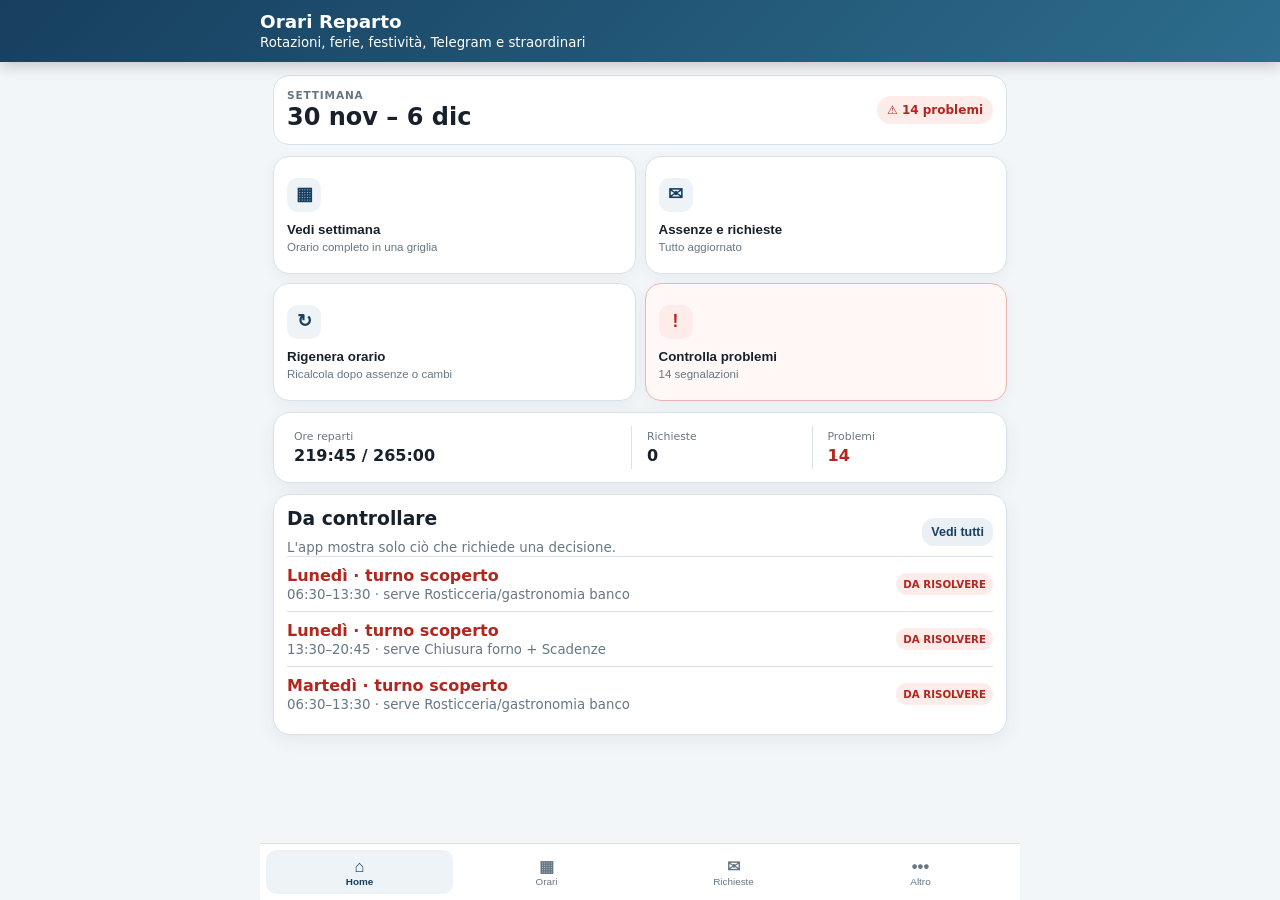
<file: index.html>
<!doctype html>
<html lang="it">
<head>
<meta charset="utf-8">
<meta name="viewport" content="width=device-width,initial-scale=1">
<title>Orari Reparto</title>
<meta http-equiv="refresh" content="0; url=./orari-reparto-demo/">
<script>location.replace('./orari-reparto-demo/');</script>
</head>
<body>
<p>Apertura Orari Reparto… <a href="./orari-reparto-demo/">continua</a></p>
</body>
</html>
</file>
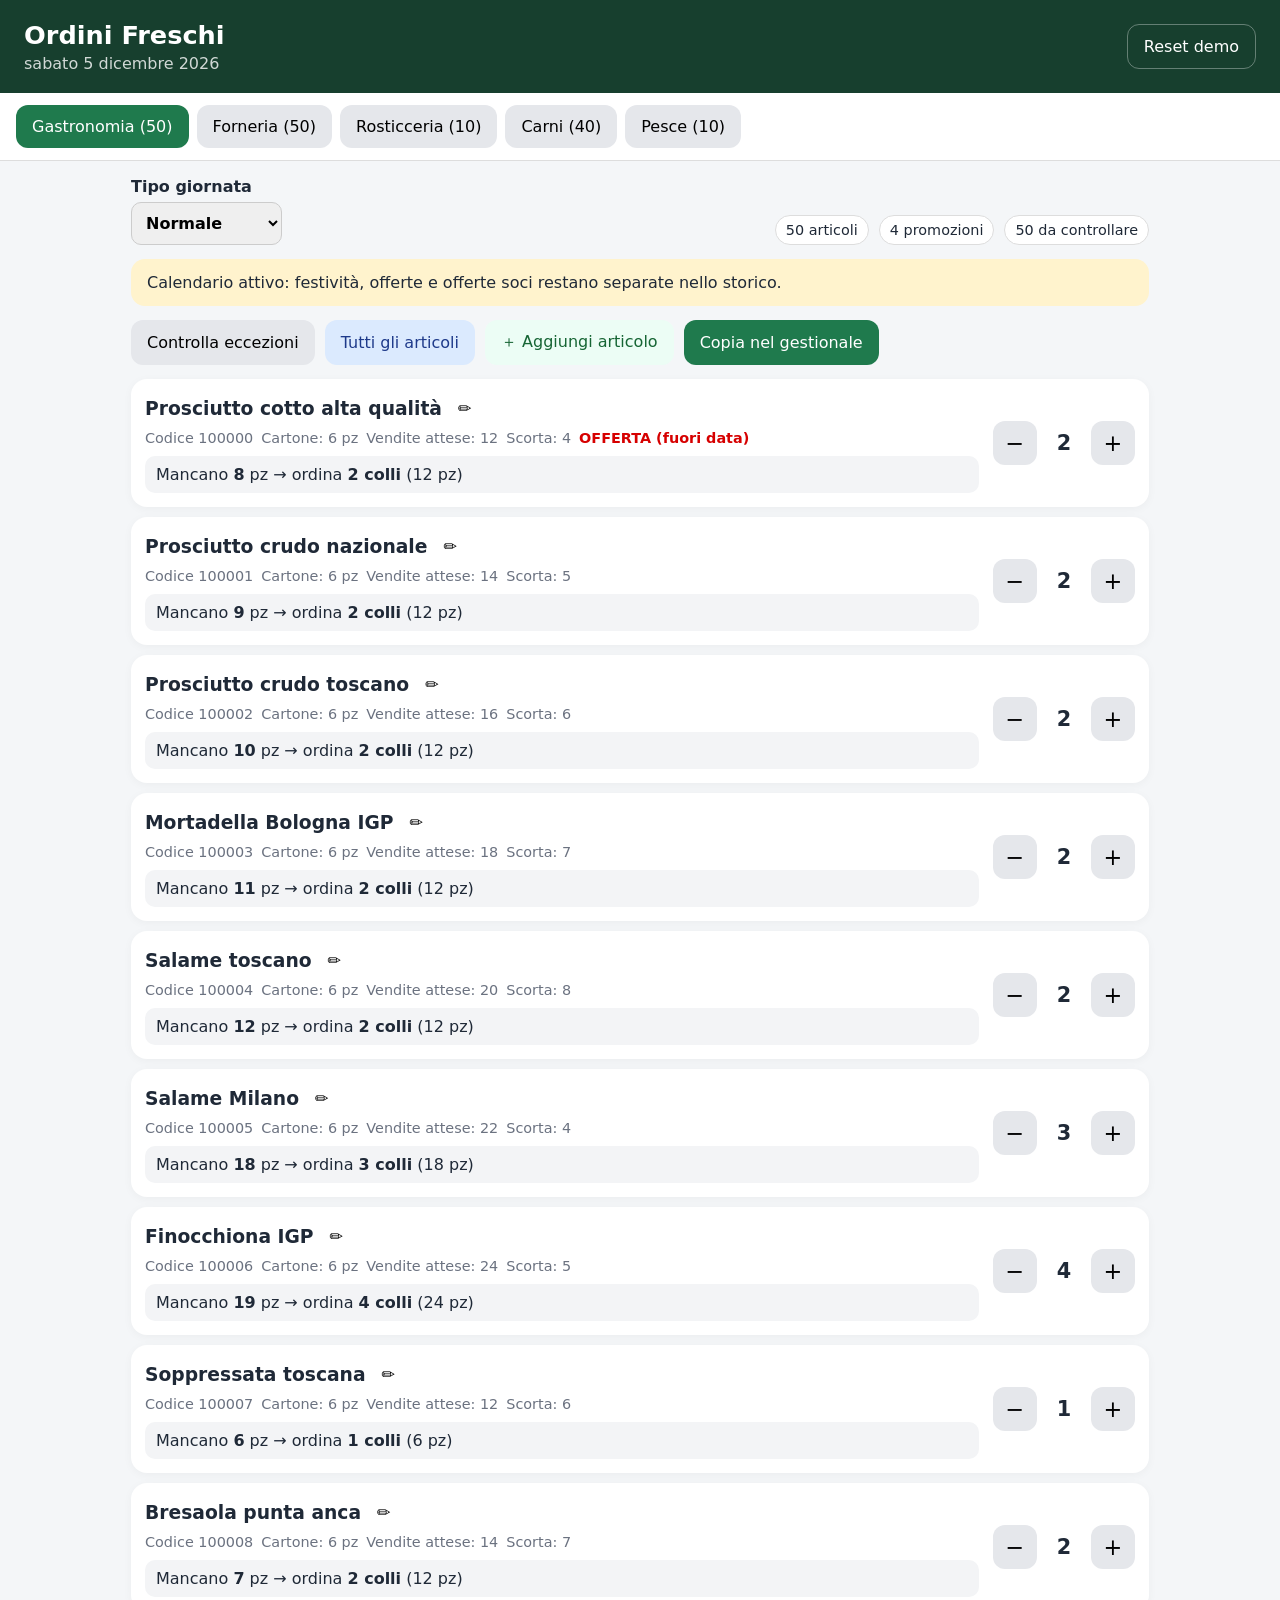
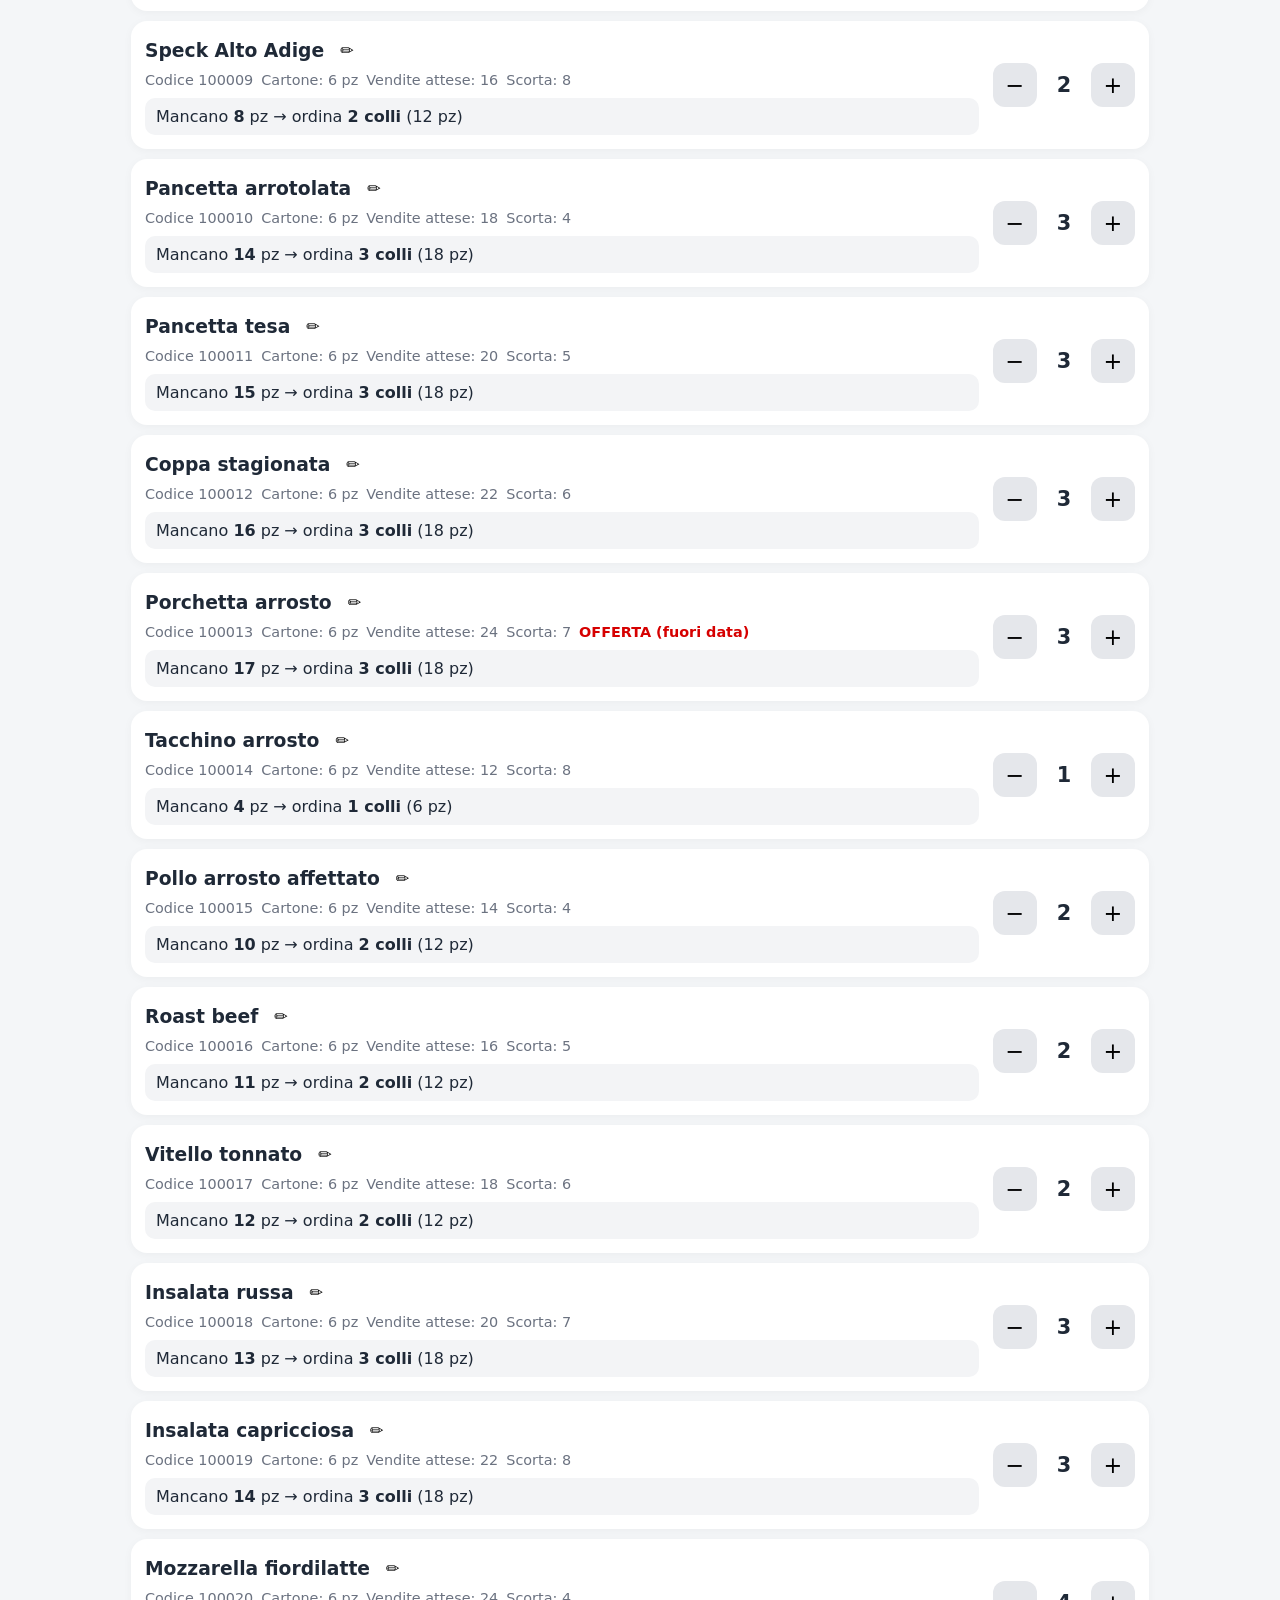
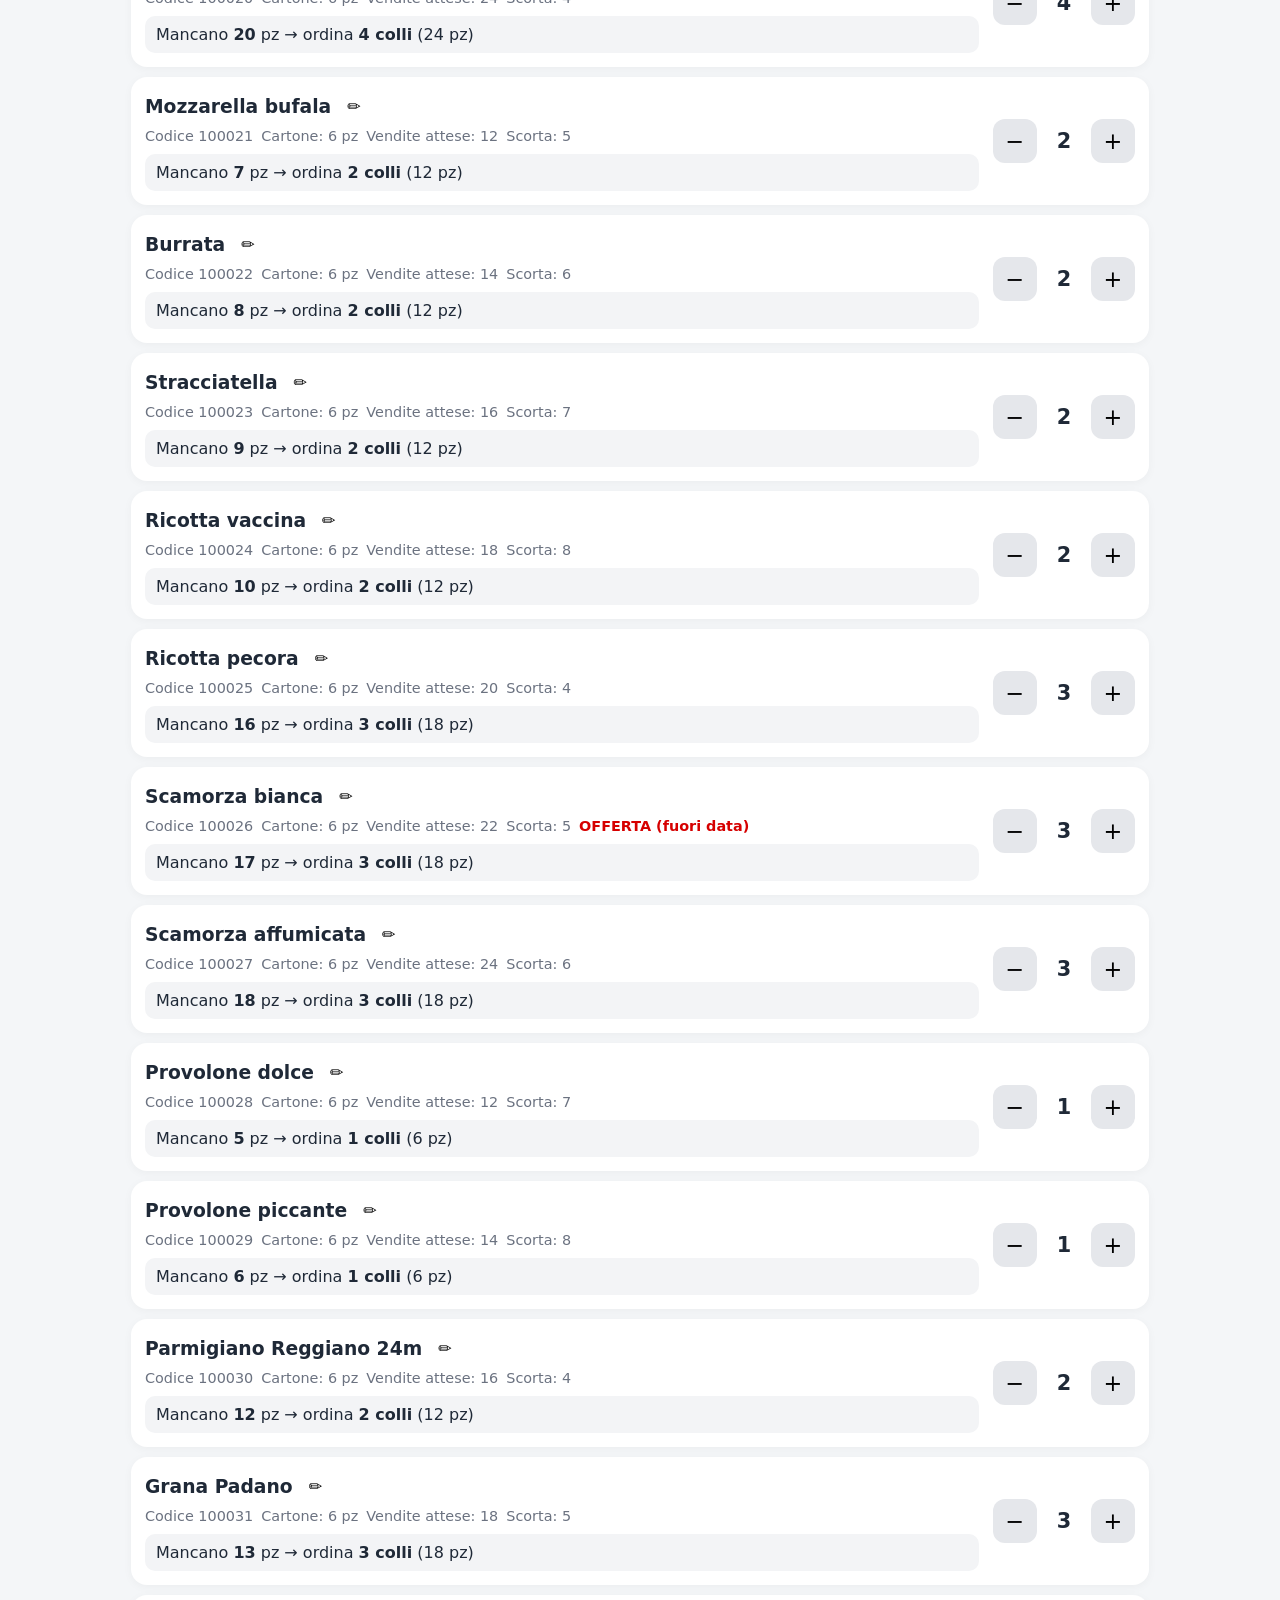
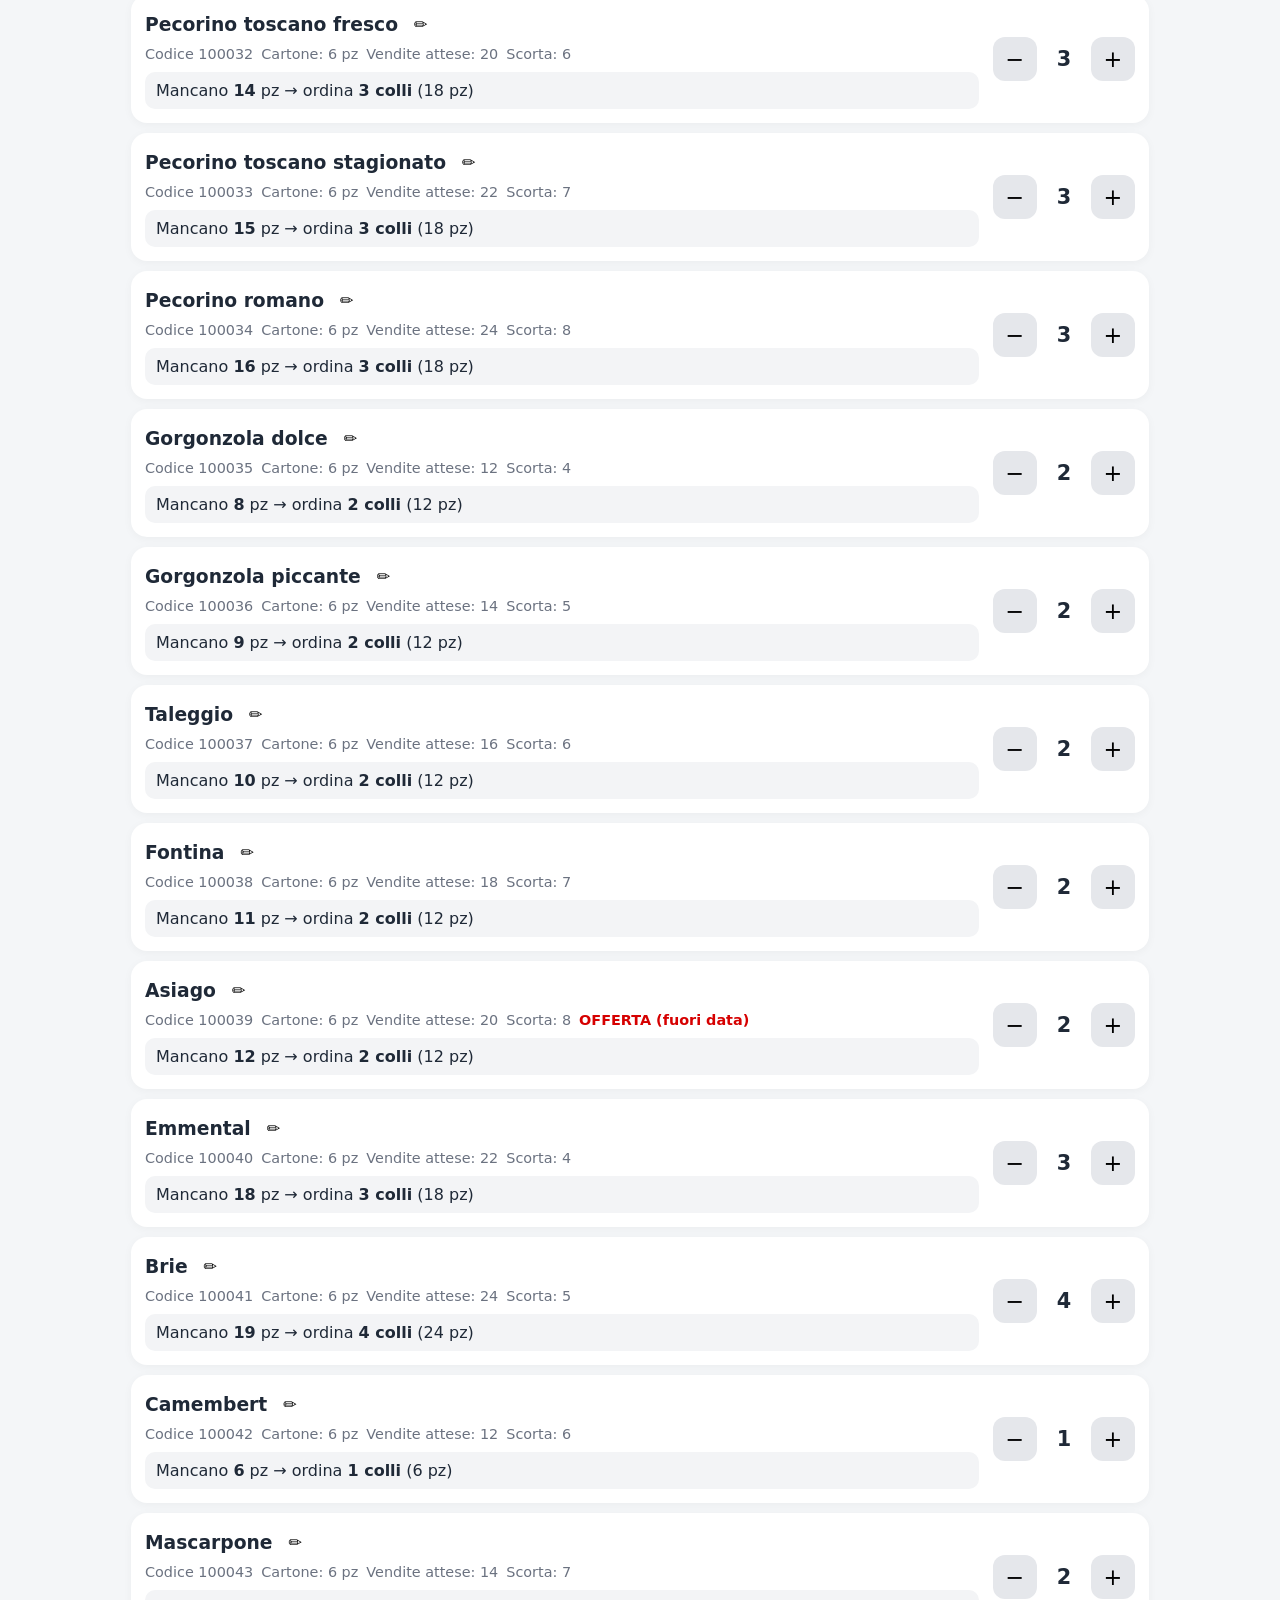
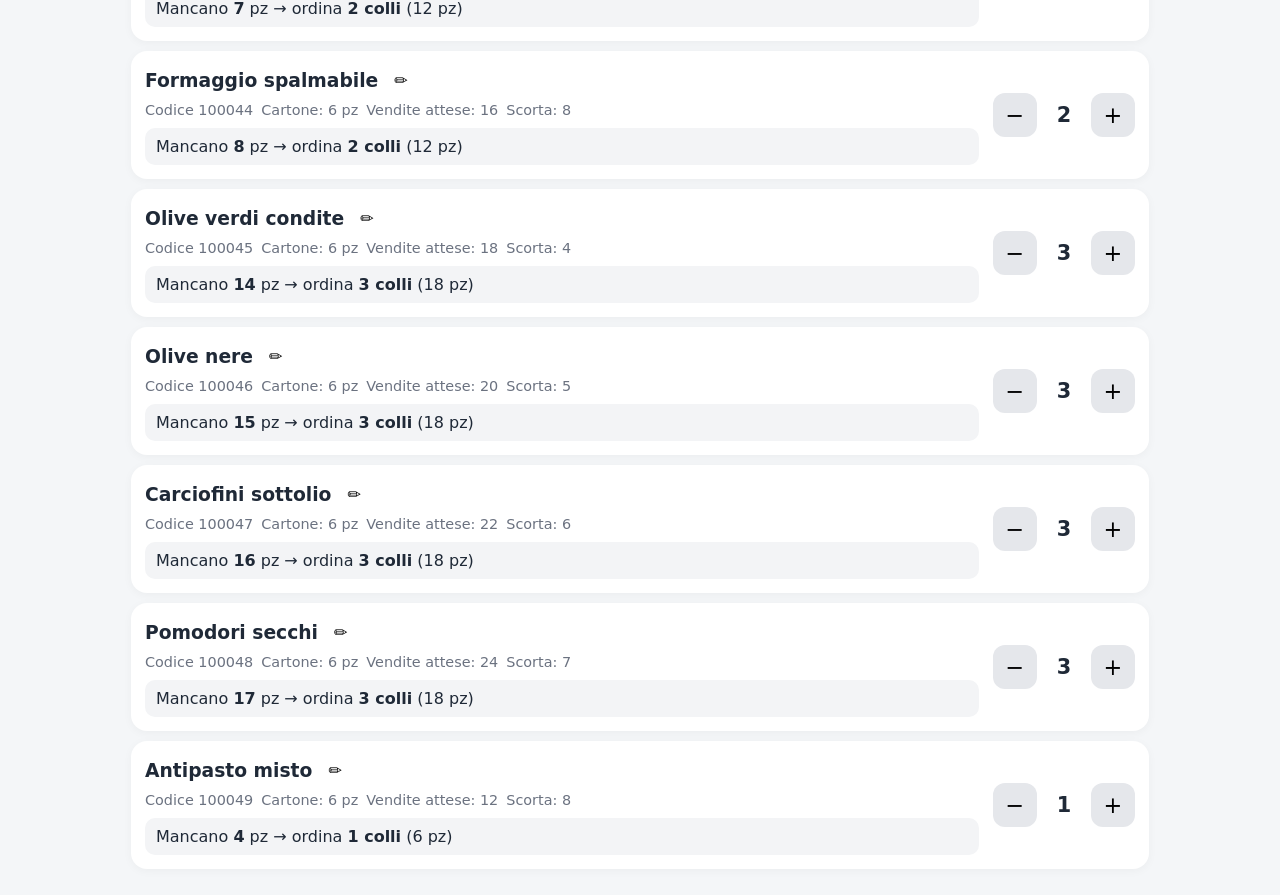
<file: demo-ordini-freschi/index.html>
<!doctype html>
<html lang="it">
<head>
  <meta charset="utf-8">
  <meta name="viewport" content="width=device-width,initial-scale=1">
  <title>Ordini Freschi Demo</title>
  <link rel="stylesheet" href="styles.css">
</head>
<body>
<header>
  <div><h1>Ordini Freschi</h1><p id="today"></p></div>
  <button id="resetBtn" class="ghost">Reset demo</button>
</header>
<nav id="departments"></nav>
<main>
  <section class="toolbar">
    <label>Tipo giornata
      <select id="dayType">
        <option>Normale</option><option>Debole</option><option>Forte</option>
        <option>Prefestivo</option><option>Festivo</option><option>Post-festivo</option>
      </select>
    </label>
    <div class="summary"><span id="countItems"></span><span id="countPromo"></span><span id="countCheck"></span></div>
  </section>
  <section id="calendarBanner" class="banner"></section>
  <section class="actions">
    <button id="exceptionsBtn">Controlla eccezioni</button>
    <button id="allBtn" class="secondary">Tutti gli articoli</button>
    <button id="addBtn" class="add">＋ Aggiungi articolo</button>
    <button id="copyBtn" class="primary">Copia nel gestionale</button>
  </section>
  <section id="list"></section>
</main>

<dialog id="editDialog">
  <form id="editForm">
    <div class="dialogHeader"><h2 id="editTitle">Modifica articolo</h2><button type="button" class="close" id="closeEdit">×</button></div>
    <input type="hidden" id="editId">
    <div class="formGrid">
      <label class="full">Nome articolo<input id="editName" required maxlength="80"></label>
      <label>Reparto<select id="editDept"></select></label>
      <label>Codice<input id="editCode" required maxlength="20"></label>
      <label>Unità di vendita<select id="editUnit"><option value="pz">pezzi</option><option value="kg">kg</option><option value="vaschette">vaschette</option><option value="forme">forme</option></select></label>
      <label>Cartonaggio / contenuto collo<input id="editCaseSize" type="number" min="0.1" step="0.1" required></label>
      <label>Vendite attese giornata simile<input id="editExpected" type="number" min="0" step="0.1" required></label>
      <label>Scorta presente<input id="editStockUnits" type="number" min="0" step="0.1" required></label>
    </div>

    <div class="offerEditor">
      <div class="offerLabel">Promozione</div>
      <div class="offerButtons">
        <button type="button" id="offerBtn" class="offerChoice offerRed">OFFERTA</button>
        <button type="button" id="memberOfferBtn" class="offerChoice offerBlue">OFFERTA SOCI</button>
      </div>
      <div class="dateGrid">
        <label>Dal<input id="offerFrom" type="date"></label>
        <label>Al<input id="offerTo" type="date"></label>
      </div>
      <p class="hint">Tocca nuovamente il tipo selezionato per togliere la promozione.</p>
    </div>

    <div class="dialogActions">
      <button type="button" id="removeBtn" class="danger">Rimuovi articolo</button>
      <button type="button" id="cancelEdit">Annulla</button>
      <button type="submit" class="primary">Salva</button>
    </div>
  </form>
</dialog>

<dialog id="copyDialog">
  <form method="dialog"><button class="close">×</button></form>
  <div id="copyCard"></div>
  <div class="copyActions"><button id="prevCopy">Indietro</button><button id="skipCopy">Salta</button><button id="nextCopy" class="primary">Fatto →</button></div>
</dialog>
<script src="app.js"></script>
</body>
</html>
</file>
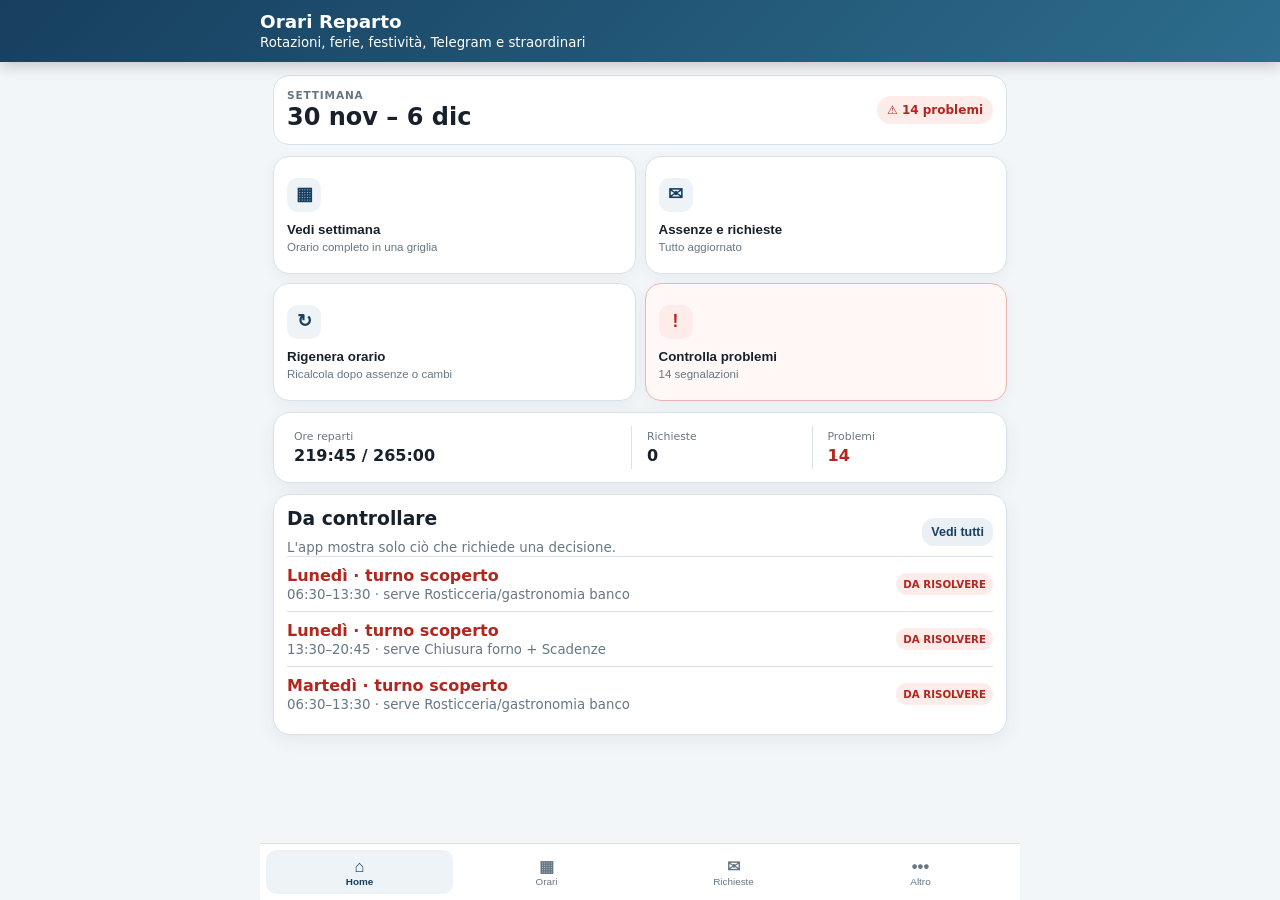
<file: orari-reparto-demo/index.html>
<!doctype html>
<html lang="it">
<head>
<meta charset="utf-8">
<meta name="viewport" content="width=device-width,initial-scale=1,viewport-fit=cover">
<meta name="theme-color" content="#173f5f">
<title>Orari Reparto</title>
<script>
(function(){
  if(location.hostname==='htmlpreview.github.io'){
    location.replace('https://giulio-o.github.io/tweet-sentiment-stream/orari-reparto-demo/');
  }
})();
</script>
<link rel="stylesheet" href="orari-v9.css?v=20260902-absence1">
<link rel="stylesheet" href="orari-v9-pdv.css?v=20260902-absence1">
<link rel="stylesheet" href="orari-v9-interactions.css?v=20260906-promo1">
<link rel="stylesheet" href="orari-v9-simple.css?v=20261005-simple1">
</head>
<body>
<header>
  <div class="head">
    <h1>Orari Reparto</h1>
    <small>Rotazioni, ferie, festività, Telegram e straordinari</small>
    <div id="weekbar" class="weekbar">
      <button onclick="move(-7)" aria-label="Settimana precedente">‹</button>
      <div id="weeklabel"></div>
      <button onclick="move(7)" aria-label="Settimana successiva">›</button>
    </div>
  </div>
</header>
<main id="app"></main>
<nav id="nav"></nav>
<script src="orari-v9-part1.js?v=20260904-driveweek1"></script>
<script src="orari-v9-part2.js?v=20260909-weeklysales1"></script>
<script src="orari-v9-part5.js?v=20260904-driveweek1"></script>
<script src="orari-v9-part3.js?v=20260904-driveweek1"></script>
<script src="orari-v9-part4.js?v=20260917-sales1"></script>
<script src="orari-v9-part6.js?v=20260902-sick1"></script>
<script src="orari-v9-part7.js?v=20260902-sick1"></script>
<script src="orari-v9-part8.js?v=20260902-sick1"></script>
<script src="orari-v9-part9.js?v=20260902-sick1"></script>
<script src="orari-v9-part10.js?v=20260909-weeklysales1"></script>
<script src="orari-v9-part11.js?v=20260902-sick1"></script>
<script src="orari-v9-part12.js?v=20260909-weeklysales1"></script>
<script src="orari-v9-part15.js?v=20260909-weeklysales1"></script>
<script src="orari-v9-part13.js?v=20260902-sick1"></script>
<script src="orari-v9-part14.js?v=20260902-sick1"></script>
<script src="orari-v9-part16.js?v=20260917-sales1"></script>
<script src="orari-v9-part17.js?v=20260902-sick1"></script>
<script src="orari-v9-part18.js?v=20260902-sick1"></script>
<script src="orari-v9-part19.js?v=20260902-sick1"></script>
<script src="orari-v9-part20.js?v=20260902-sick1"></script>
<script src="orari-v9-part21.js?v=20260904-driveweek1"></script>
<script src="orari-v9-part22.js?v=20260902-sick1"></script>
<script src="orari-v9-part23.js?v=20260911-singleday1"></script>
<script src="orari-v9-part24.js?v=20260902-sick1"></script>
<script src="orari-v9-part25.js?v=20260902-sick1"></script>
<script src="orari-v9-part26.js?v=20260902-sick1"></script>
<script src="orari-v9-part27.js?v=20260902-sick1"></script>
<script src="orari-v9-part28.js?v=20260904-needsfirst1"></script>
<script src="orari-v9-part29.js?v=20260902-sick1"></script>
<script src="orari-v9-part30.js?v=20260902-sick1"></script>
<script src="orari-v9-part31.js?v=20260911-singleday1"></script>
<script src="orari-v9-part32.js?v=20260904-needsfirst1"></script>
<script src="orari-v9-part33.js?v=20260909-weeklysales1"></script>
<script src="orari-v9-part34.js?v=20260903-satrotation1"></script>
<script src="orari-v9-part35.js?v=20260904-driveweek1"></script>
<script src="orari-v9-part36.js?v=20260906-promo2"></script>
<script src="orari-v9-part37.js?v=20260909-weeklysales1"></script>
<script src="orari-v9-part38.js?v=20260906-reminder1"></script>
<script src="orari-v9-part39.js?v=20260909-weeklysales1"></script>
<script src="orari-v9-part40.js?v=20260911-singleday1"></script>
<script src="orari-v9-part41.js?v=20260911-calendar2"></script>
<script src="orari-v9-part42.js?v=20260917-sales2"></script>
<script src="orari-v9-part43.js?v=20261005-simple1"></script>
<script src="orari-v9-part44.js?v=20261006-oct-published1"></script>
<script src="orari-v9-part45.js?v=20261006-sep-published1"></script>
</body>
</html>
</file>
<file: demo-ordini-freschi/styles.css>
:root{font-family:Inter,system-ui,sans-serif;color:#1f2937;background:#f4f6f8}*{box-sizing:border-box}body{margin:0}header{display:flex;justify-content:space-between;align-items:center;padding:20px 24px;background:#173f2e;color:#fff}h1{margin:0;font-size:1.6rem}header p{margin:.25rem 0 0;opacity:.8}button,select,input{font:inherit}button{border:0;border-radius:12px;padding:12px 16px;cursor:pointer;background:#e5e7eb}.primary{background:#1f7a4d;color:#fff}.secondary{background:#dbeafe;color:#1e3a8a}.add{background:#ecfdf5;color:#166534}.danger{background:#fee2e2;color:#991b1b}.ghost{background:transparent;color:#fff;border:1px solid #ffffff55}nav{display:flex;gap:8px;overflow:auto;padding:12px 16px;background:#fff;border-bottom:1px solid #ddd}.dept{white-space:nowrap}.dept.active{background:#1f7a4d;color:#fff}main{max-width:1050px;margin:auto;padding:16px}.toolbar{display:flex;justify-content:space-between;gap:16px;align-items:end;flex-wrap:wrap}.toolbar label{font-weight:700}.toolbar select{display:block;margin-top:6px;padding:10px;border-radius:10px;border:1px solid #ccc}.summary{display:flex;gap:10px;flex-wrap:wrap}.summary span{padding:6px 10px;border-radius:999px;background:#fff;border:1px solid #ddd;font-size:.9rem}.banner{margin:14px 0;padding:14px 16px;border-radius:14px;background:#fff3cd}.actions{display:flex;gap:10px;flex-wrap:wrap;margin-bottom:14px}.item{display:grid;grid-template-columns:1fr auto;gap:14px;background:#fff;border-radius:16px;padding:14px;margin-bottom:10px;box-shadow:0 2px 10px #0000000a}.titleRow{display:flex;align-items:center;gap:8px}.item h3{margin:0}.pencil{padding:6px 8px;background:transparent}.meta{display:flex;gap:8px;flex-wrap:wrap;color:#6b7280;font-size:.9rem;margin-top:6px}.offerRedText{color:#d60000;font-weight:800}.offerBlueText{color:#0066ff;font-weight:800}.calcLine{margin-top:10px;padding:9px 11px;border-radius:10px;background:#f3f4f6}.qty{display:flex;align-items:center;gap:8px}.qty button{width:44px;height:44px;padding:0;font-size:1.4rem}.qty strong{min-width:38px;text-align:center;font-size:1.3rem}dialog{border:0;border-radius:20px;width:min(94vw,680px);padding:22px}dialog::backdrop{background:#0008}.dialogHeader{display:flex;justify-content:space-between;align-items:center}.close{font-size:1.4rem}.formGrid{display:grid;grid-template-columns:1fr 1fr;gap:12px;margin-top:12px}.formGrid label,.dateGrid label{font-weight:700}.formGrid input,.formGrid select,.dateGrid input{display:block;width:100%;margin-top:6px;padding:10px;border:1px solid #cbd5e1;border-radius:10px}.full{grid-column:1/-1}.offerEditor{margin-top:18px;padding:14px;border-radius:14px;background:#f8fafc}.offerLabel{font-weight:800;margin-bottom:10px}.offerButtons{display:flex;gap:10px;flex-wrap:wrap}.offerChoice{background:#fff;border:2px solid currentColor}.offerRed{color:#d60000}.offerBlue{color:#0066ff}.offerChoice.selected{color:#fff}.offerRed.selected{background:#d60000}.offerBlue.selected{background:#0066ff}.dateGrid{display:grid;grid-template-columns:1fr 1fr;gap:12px;margin-top:12px}.hint{font-size:.85rem;color:#64748b}.dialogActions{display:flex;justify-content:flex-end;gap:10px;flex-wrap:wrap;margin-top:18px}.copyCard{text-align:center;padding:30px 10px}.copyCard h2{font-size:2rem}.code{font-size:1.2rem;color:#6b7280}.bigQty{font-size:5rem;font-weight:800;color:#1f7a4d}.copyActions{display:flex;justify-content:space-between;gap:10px}.empty{background:#fff;padding:30px;border-radius:16px;text-align:center;color:#6b7280}@media(max-width:640px){.item{grid-template-columns:1fr}.qty{justify-content:flex-end}.formGrid,.dateGrid{grid-template-columns:1fr}.full{grid-column:auto}.dialogActions>*{flex:1}}
</file>
<file: orari-reparto-demo/orari-v9.css>
:root{--b:#173f5f;--b2:#2d6d8d;--bg:#f3f6f8;--bd:#d9e2e7;--bad:#b3261e;--ok:#14734b;--p:#6f42c1;--holiday:#9a5b00}
*{box-sizing:border-box}
body{margin:0;background:var(--bg);color:#17212b;font-family:system-ui,-apple-system,Segoe UI,sans-serif}
header{position:sticky;top:0;z-index:20;background:linear-gradient(135deg,var(--b),var(--b2));color:#fff;padding:11px 14px;box-shadow:0 4px 14px #0003}
.head{max-width:760px;margin:auto}
h1{font-size:1.15rem;margin:0}
h2,h3{margin:0 0 8px}
.weekbar{display:none;grid-template-columns:45px 1fr 45px;gap:8px;align-items:center;margin-top:9px}
.weekbar.on{display:grid}
.weekbar button{height:40px;border:1px solid #fff5;border-radius:12px;background:#fff2;color:#fff;font-size:1.4rem}
.weekbar div{text-align:center;font-weight:800}
main{max-width:760px;margin:auto;padding:13px 13px 88px}
.card{background:#fff;border:1px solid var(--bd);border-radius:17px;padding:13px;margin-bottom:11px;box-shadow:0 5px 18px #173f5f12}
.hero{background:linear-gradient(135deg,var(--b),var(--b2));color:#fff}
.grid{display:grid;grid-template-columns:1fr 1fr;gap:8px}
.wide{grid-column:1/-1}
.row{display:flex;justify-content:space-between;align-items:center;gap:8px}
.wrap{flex-wrap:wrap}
.btn{border:0;border-radius:12px;padding:10px;font-weight:800;background:#eaf0f4;color:var(--b)}
.btn.small{padding:7px 9px;font-size:.78rem}
.btn.primary{background:var(--b);color:#fff}
.btn.danger{background:#fdecea;color:var(--bad)}
.btn.holiday{background:#fff2d9;color:#7b4900}
nav{position:fixed;z-index:30;bottom:0;left:50%;transform:translateX(-50%);width:min(760px,100%);display:grid;grid-template-columns:repeat(6,1fr);background:#fffffff5;border-top:1px solid var(--bd);padding:6px}
nav button{border:0;background:transparent;padding:7px 1px;color:#667784;font-size:.62rem}
nav button b{display:block;font-size:1.03rem}
nav button.on{color:var(--b);font-weight:900;background:#edf3f6;border-radius:10px}
.dept{border-left:5px solid var(--b)}
.carni{border-left-color:#8a5a2b}
.cr{border-left:5px solid var(--p);background:#faf7ff}
.shift{display:grid;grid-template-columns:1fr auto auto;gap:7px;align-items:center;padding:8px 0;border-top:1px solid var(--bd)}
.shift:first-child{border-top:0}
.time{font-weight:900}
.pill{display:inline-block;padding:3px 7px;border-radius:999px;background:#edf3f6;color:var(--b);font-size:.7rem;margin-top:3px}
.bad{color:var(--bad)}
.ok{color:var(--ok)}
.muted{color:#667784}
.req{display:grid;grid-template-columns:1fr auto;gap:7px;padding:7px 0;border-top:1px solid var(--bd)}
table{width:100%;border-collapse:collapse;font-size:.8rem}
th,td{padding:7px 4px;border-bottom:1px solid var(--bd);text-align:right}
th:first-child,td:first-child{text-align:left}
.scroll{overflow-x:auto}
.crrow{background:#faf7ff}
.redbox{background:#fff6f5}
.greenbox{background:#f0faf5}
.purplebox{background:#f7f2ff}
.holiday-open{background:#fff8e8;border-color:#e0b461}
.holiday-closed{background:#f1f3f5;border-color:#aab4bd}
.holiday-badge{display:inline-block;border-radius:999px;padding:4px 8px;font-size:.72rem;font-weight:900;background:#fff2d9;color:#7b4900}
.holiday-badge.closed{background:#e8ecef;color:#46535d}
.credit-grid{display:grid;grid-template-columns:1fr 90px;gap:8px;align-items:center;padding:7px 0;border-top:1px solid var(--bd)}
.extra-box{background:#eef7ff;border-color:#9bc4df}
.extra-row{display:grid;grid-template-columns:auto 1fr 105px 105px;gap:8px;align-items:end;padding:10px 0;border-top:1px solid var(--bd)}
.extra-row:first-of-type{border-top:0}
.extra-row input[type="checkbox"]{width:22px;height:22px;margin:0 0 9px}
.target-note{font-size:.72rem;color:#667784;margin-top:4px}
.request-card{border-left:5px solid #2581b8}
.request-message{background:#f4f8fb;border-radius:12px;padding:10px;margin:9px 0;font-style:italic}
.request-actions{display:grid;grid-template-columns:1fr 1fr;gap:8px;margin-top:10px}
.request-status{display:inline-block;padding:4px 8px;border-radius:999px;background:#eaf0f4;color:var(--b);font-size:.72rem;font-weight:900}
.request-status.pending{background:#fff2d9;color:#7b4900}
.connection{background:#eef7ff;border-color:#9bc4df}
.block-card{border-left:5px solid #b3261e;background:#fff8f7}
.spinner{display:inline-block;width:16px;height:16px;border:2px solid #9db2c0;border-top-color:var(--b);border-radius:50%;animation:spin .8s linear infinite;vertical-align:-3px;margin-right:6px}
.associate-box{display:grid;gap:8px;background:#fff8e8;border:1px solid #e0b461;border-radius:13px;padding:10px;margin:10px 0}
.associate-row{display:grid;grid-template-columns:1fr auto;gap:8px}
.telegram-linked,.telegram-employee{display:flex;justify-content:space-between;align-items:center;gap:8px;border-radius:12px;padding:9px;margin:9px 0}
.telegram-linked,.telegram-employee.linked{background:#f0faf5;border:1px solid #9bd2b8}
.telegram-employee.unlinked{background:#f3f6f8;border:1px solid var(--bd)}
.employee-week-head{background:#eef7ff;border-color:#9bc4df}
.employee-summary{margin-bottom:11px}
.employee-day{border-left:5px solid var(--b)}
.employee-shift{display:grid;grid-template-columns:1fr auto auto;gap:10px;align-items:center;padding:9px 0;border-top:1px solid var(--bd)}
.employee-shift:first-of-type{border-top:0}
.employee-edit{align-self:center}
.day-state{border-radius:12px;padding:12px;margin-top:8px;text-align:center}
.rest-state{background:#f1f3f5;color:#52616d}
.leave-state{background:#eaf4ff;color:#175c87}
.holiday-state{background:#fff8e8;color:#7b4900}
.availability-note{margin-top:8px;border-radius:10px;padding:8px;background:#fff0ef;color:var(--bad);font-size:.82rem}
@keyframes spin{to{transform:rotate(360deg)}}
@media(max-width:560px){.extra-row{grid-template-columns:30px 1fr 1fr}.extra-row .employee-select{grid-column:2/-1}}
input,select{width:100%;padding:10px;border:1px solid var(--bd);border-radius:11px;background:#fff}
label{display:grid;gap:4px;font-size:.8rem;font-weight:750;color:#667784}
.form{display:grid;gap:9px}
.emp{padding:9px 0;border-top:1px solid var(--bd)}
.hidden{display:none!important}
@media(max-width:460px){
  .shift{grid-template-columns:1fr auto}
  .shift .edit{grid-column:2}
  .grid{grid-template-columns:1fr 1fr}
  table{font-size:.74rem}
  th,td{padding:6px 3px}
  .request-actions{grid-template-columns:1fr}
  .associate-row{grid-template-columns:1fr}
  .telegram-linked,.telegram-employee{align-items:flex-start;flex-direction:column}
  .employee-shift{grid-template-columns:1fr auto}
  .employee-shift .employee-edit{grid-column:2}
}
</file>
<file: orari-reparto-demo/orari-v9-pdv.css>
.pdv-list{display:grid;gap:12px;margin-top:14px}.pdv-card{border:1px solid rgba(23,63,95,.12)}.pdv-active{outline:2px solid rgba(23,63,95,.24)}.pdv-badge{display:inline-block;font-size:.72rem;font-weight:800;letter-spacing:.04em;padding:3px 7px;border-radius:999px;background:#edf3f8;margin-bottom:5px}.pdv-actions{display:flex;gap:8px;flex-wrap:wrap;align-items:center}.sync-status{font-size:.82rem;font-weight:700;padding:5px 9px;border-radius:999px;background:#eef3f6}textarea{width:100%;box-sizing:border-box;resize:vertical;font:inherit;border:1px solid #ccd5dc;border-radius:10px;padding:10px;background:#fff}.pdv-card h3{margin:4px 0}.pdv-card p{margin:8px 0}.form input[readonly]{background:#f2f5f7;font-weight:700}.form label input[type="checkbox"]{width:auto;margin-right:8px}@media(max-width:600px){.pdv-actions .btn{flex:1 1 auto}.pdv-card .row{align-items:flex-start}.sync-status{margin-top:6px}}
</file>
<file: orari-reparto-demo/orari-v9-interactions.css>
/* Interazioni, note richieste, permessi, spostamenti e coperture */
.btn,.weekbar button,nav button{cursor:pointer;transition:transform .14s ease,box-shadow .14s ease,filter .14s ease,background-color .14s ease}
.btn:hover{transform:translateY(-2px);box-shadow:0 6px 14px #173f5f24;filter:brightness(.97)}
.btn:active{transform:translateY(0) scale(.97);box-shadow:0 2px 6px #173f5f20}
.btn:disabled{cursor:not-allowed;opacity:.55;transform:none!important;box-shadow:none!important;filter:none!important}
.weekbar button:hover{transform:translateY(-1px);background:#ffffff32}
nav{grid-template-columns:repeat(7,1fr)}
nav button:hover{color:var(--b);background:#edf3f6;border-radius:10px;transform:translateY(-2px)}
nav button:active{transform:scale(.96)}
.request-mini-note{display:block;margin-top:3px;color:#8a5a00;font-size:.68rem;font-weight:650;line-height:1.25}
.request-mini-day{margin-top:8px;padding:7px 9px;border-radius:9px;background:#fff8e8;border:1px solid #ead19a}
.permit-state{background:#f3edff;color:#5f3a90}
.move-state{background:#eef8f0;color:#21633c}
.planning-rules textarea{width:100%;padding:10px;border:1px solid var(--bd);border-radius:11px;background:#fff;resize:vertical;font:inherit;color:#17212b}
.entitlement-card{border-left-color:#6f42c1;background:#fdfbff}
.coverage-box{margin-top:11px;padding:11px;border-radius:13px;background:#f7f2ff;border:1px solid #d8c6f1;display:grid;gap:7px}
.coverage-box>.muted{display:block}
.coverage-shift{padding-top:8px;border-top:1px solid #dfd3ef;display:grid;gap:6px}
.coverage-candidate{display:flex;align-items:center;justify-content:space-between;gap:8px;background:#fff;border:1px solid var(--bd);border-radius:10px;padding:7px 8px}
.coverage-candidate span{min-width:0}
.rest-warning{display:block;margin-top:5px;padding:4px 6px;border-radius:8px;background:#fff3cd;color:#7a4d00;font-size:.68rem;font-weight:800;line-height:1.2}
.rest-warning.high{background:#fdecea;color:#a02018;border:1px solid #efb4af}
@media(max-width:460px){nav button{font-size:.56rem;padding-left:0;padding-right:0}.request-mini-note{font-size:.64rem}.coverage-candidate{align-items:flex-start;flex-direction:column}.coverage-candidate .btn{width:100%}.rest-warning{font-size:.64rem}}
@media(hover:none){.btn:hover,nav button:hover,.weekbar button:hover{transform:none;box-shadow:none;filter:none}}

/* Rigenerazione orario dopo ferie, malattia o permessi */
.absence-planner-button{margin-left:4px}
.absence-planner{border-left:5px solid #d97706;background:#fffdf8}
.absence-summary{display:grid;grid-template-columns:repeat(3,1fr);gap:7px;margin:12px 0}
.absence-summary>div{display:grid;gap:2px;text-align:center;padding:9px 5px;border-radius:11px;background:#fff;border:1px solid var(--bd)}
.absence-summary b{font-size:1.2rem}.absence-summary small{font-size:.66rem;color:#667784}
.absence-apply-all{width:100%;margin-bottom:10px}
.absence-all-covered,.absence-empty{padding:12px;border-radius:12px;background:#f0faf5;color:#14734b;margin-top:10px}
.absence-empty{background:#f3f6f8;color:#52616d}
.absence-shift-card{border:1px solid var(--bd);border-left:5px solid #b3261e;border-radius:14px;background:#fff;padding:11px;margin-top:10px}
.absence-shift-card.covered{border-left-color:#14734b}
.absence-shift-card h3{margin:2px 0}.absence-shift-card h4{font-size:.78rem;margin:11px 0 5px;color:#52616d}
.absence-status{font-size:.72rem;font-weight:900;padding:5px 8px;border-radius:999px;background:#f3f6f8}
.absence-meta{display:flex;justify-content:space-between;gap:8px;flex-wrap:wrap;font-size:.76rem;padding:7px 0;border-bottom:1px solid var(--bd)}
.absence-option{display:grid;grid-template-columns:1fr auto;gap:8px;align-items:center;padding:8px;border:1px solid var(--bd);border-radius:11px;margin-top:6px}
.absence-option.recommended{background:#eef7ff;border-color:#9bc4df}.absence-option.selected{background:#f0faf5;border-color:#9bd2b8}
.absence-option small{color:#667784;line-height:1.3}.absence-best{display:inline-block;margin-left:6px;padding:2px 5px;border-radius:999px;background:#d8ecf8;color:#175c87;font-size:.58rem;vertical-align:2px}
.absence-option-main{min-width:0}
.absence-change{display:grid;grid-template-columns:minmax(0,1fr) auto minmax(0,1fr);align-items:center;gap:7px;margin-top:7px;padding:7px;border-radius:9px;background:#f7f9fa;border:1px solid #dce4e8}
.absence-change>div{min-width:0;display:grid;gap:2px}.absence-change small{font-size:.75rem;font-weight:850;letter-spacing:.03em}.absence-change b{font-size:.8rem;line-height:1.3;overflow-wrap:anywhere}.absence-change b.free{color:#52616d}.absence-change-arrow{font-weight:900;color:#175c87}
.absence-flags{display:flex;flex-wrap:wrap;gap:4px;margin-top:6px}.absence-flag{display:inline-block;padding:3px 6px;border-radius:999px;font-size:.75rem;font-weight:900;letter-spacing:.02em}.absence-flag.free{background:#e8edf0;color:#45535e}.absence-flag.added{background:#fff1d6;color:#8a5700}.absence-flag.changed{background:#e7f1f8;color:#175c87}.absence-flag.contact{background:#fde3df;color:#9b241d}
.absence-no-option{padding:10px;border-radius:11px;background:#fff1ef;color:#8f211b}
.absence-undo{margin-top:9px}
@media(max-width:460px){.absence-planner-button{display:block;width:100%;margin:7px 0 0}.absence-option{grid-template-columns:1fr}.absence-option .btn{width:100%}.absence-summary small{font-size:.6rem}.absence-change{grid-template-columns:1fr}.absence-change-arrow{transform:rotate(90deg);justify-self:center}}

/* Griglia base ciclica e controlli chiusura-apertura */
.base-grid-button{margin-left:4px}
.base-grid-panel{border-left:5px solid var(--b);background:#f9fcfe}
.base-grid-priority{display:flex;flex-wrap:wrap;gap:5px 7px;align-items:center;margin:11px 0;padding:9px;border-radius:11px;background:#edf3f6;font-size:.74rem}
.base-grid-priority span{padding:4px 7px;border-radius:999px;background:#fff;border:1px solid var(--bd);font-weight:750}
.base-grid-summary{display:grid;grid-template-columns:repeat(4,1fr);gap:7px;margin-bottom:10px}
.base-grid-summary>div{display:grid;gap:2px;text-align:center;padding:9px 4px;border:1px solid var(--bd);border-radius:11px;background:#fff}
.base-grid-summary b{font-size:1.15rem}.base-grid-summary small{font-size:.65rem;color:#667784;line-height:1.2}.base-grid-summary .warn{color:#9a5b00}
.base-grid-issues{padding:10px;border-radius:12px;background:#fff;border:1px solid var(--bd);margin-bottom:10px}.base-grid-issues h3{font-size:.82rem}
.base-grid-issue{display:grid;grid-template-columns:minmax(90px,.75fr) minmax(150px,1.35fr) auto;gap:7px;align-items:center;padding:7px 8px;margin-top:5px;border-radius:9px;font-size:.72rem;background:#fff8e8;border-left:4px solid #d18a00}
.base-grid-issue.critical{background:#fff0ee;border-left-color:#b3261e}.base-grid-issue.skill{background:#fdecea;border-left-color:#8b1a13}.base-grid-issue strong{font-size:.68rem;color:#7b4900;text-align:right}.base-grid-issue.critical strong,.base-grid-issue.skill strong{color:#a02018}
.base-grid-ok{padding:10px;border-radius:11px;background:#f0faf5;color:#14734b;font-weight:800;font-size:.8rem;margin-bottom:10px}
.base-grid-scroll{border:1px solid var(--bd);border-radius:12px;background:#fff}
.base-grid-table{min-width:1040px;table-layout:fixed;font-size:.7rem}.base-grid-table th,.base-grid-table td{text-align:center;padding:5px 4px;vertical-align:top}.base-grid-table thead th{position:sticky;top:0;background:#eaf0f4;z-index:1}.base-grid-table thead th:first-child,.base-grid-table tbody th{width:128px;text-align:left;position:sticky;left:0;background:#f5f8fa;z-index:2}.base-grid-table thead th:first-child{z-index:3}.base-grid-table thead th small,.base-grid-table tbody th small,.base-grid-total small{display:block;font-weight:500;margin-top:2px;color:#667784}
.base-grid-section th{position:static!important;width:auto!important;background:#dbe8ef!important;color:#173f5f!important;font-size:.68rem;letter-spacing:.04em}.base-grid-cell-shift{display:block;min-height:31px;margin-bottom:4px;padding:4px;border-radius:6px;background:#f4f7f9;line-height:1.2}.base-grid-cell-shift:last-child{margin-bottom:0}.base-grid-cell-shift b,.base-grid-cell-shift small{display:block}.base-grid-cell-shift small{font-size:.6rem;color:#52616d}.base-grid-state{vertical-align:middle!important;font-weight:850;color:#667784}.base-grid-state small{display:block}.base-grid-state.absent{background:#fff0ee;color:#a02018}.base-grid-state.moved{background:#eef8f0;color:#21633c}.base-grid-state.rest{color:#8a969f}.base-grid-total{vertical-align:middle!important}.base-grid-cell.critical{background:#ffe5e2;box-shadow:inset 0 0 0 2px #b3261e}.base-grid-cell.borderline{background:#fff3d6;box-shadow:inset 0 0 0 2px #d18a00}.base-grid-cell.skill{background:#fdecea;box-shadow:inset 0 0 0 2px #8b1a13}.base-grid-cell-alert{display:inline-block;margin-top:3px;padding:2px 4px;border-radius:999px;background:#b3261e;color:#fff;font-size:.5rem;font-weight:900}.base-grid-cell.borderline .base-grid-cell-alert{background:#9a5b00}.base-grid-uncovered th{color:#b3261e}
.base-grid-legend{display:flex;flex-wrap:wrap;gap:9px;margin-top:8px;font-size:.68rem;color:#52616d}.base-grid-legend span{display:flex;align-items:center;gap:4px}.base-grid-legend i{width:11px;height:11px;border-radius:3px;background:#b3261e}.base-grid-legend i.borderline{background:#d18a00}.base-grid-legend i.skill{background:#8b1a13}
.shift.base-grid-critical,.card.cr.base-grid-critical{margin-left:-8px;margin-right:-8px;padding-left:8px;padding-right:8px;background:#fff0ee;border-left:4px solid #b3261e}.shift.base-grid-borderline,.card.cr.base-grid-borderline{margin-left:-8px;margin-right:-8px;padding-left:8px;padding-right:8px;background:#fff8e8;border-left:4px solid #d18a00}.shift.base-grid-skill-problem,.card.cr.base-grid-skill-problem{background:#fdecea;border-left:4px solid #8b1a13}.base-grid-warning{display:block;margin-top:5px;padding:4px 7px;border-radius:8px;font-size:.68rem;font-weight:900;line-height:1.25}.base-grid-warning.critical,.base-grid-warning.skill{background:#f8d8d4;color:#8b1a13}.base-grid-warning.borderline{background:#ffe9b8;color:#754800}.base-grid-day-warning{box-shadow:0 5px 18px #b3261e18}
@media(max-width:600px){.base-grid-summary{grid-template-columns:1fr 1fr}.base-grid-issue{grid-template-columns:1fr}.base-grid-issue strong{text-align:left}.base-grid-button{display:block;width:100%;margin:7px 0 0}.base-grid-priority{align-items:stretch}.base-grid-priority b{width:100%}}

/* Alternanza delle chiusure del sabato */
.shift.saturday-rotation-ok{margin-left:-8px;margin-right:-8px;padding-left:8px;padding-right:8px;background:#f0faf5;border-left:4px solid #14734b}
.shift.saturday-rotation-warning{margin-left:-8px;margin-right:-8px;padding-left:8px;padding-right:8px;background:#fff3d6;border-left:4px solid #d18a00}
.saturday-rotation-note{display:block;margin-top:5px;padding:4px 7px;border-radius:8px;background:#dff3e8;color:#12633f;font-size:.68rem;font-weight:900;line-height:1.25}
.saturday-rotation-warning .saturday-rotation-note{background:#ffe9b8;color:#754800;text-decoration:underline;text-decoration-thickness:2px;text-underline-offset:2px}
.base-grid-cell-alert.saturday-ok{background:#14734b}

/* Richiesta Massimo e presidio inventario trimestrale */
.shift.inventory-shift-ok{margin-left:-8px;margin-right:-8px;padding-left:8px;padding-right:8px;background:#eef7ff;border-left:4px solid #175c87}
.shift.inventory-shift-warning{margin-left:-8px;margin-right:-8px;padding-left:8px;padding-right:8px;background:#fff0ee;border-left:4px solid #b3261e}
.inventory-shift-note{display:block;margin-top:5px;padding:4px 7px;border-radius:8px;background:#dceefa;color:#175c87;font-size:.68rem;font-weight:900;line-height:1.25}
.inventory-shift-warning .inventory-shift-note{background:#f8d8d4;color:#8b1a13;text-decoration:underline;text-decoration-thickness:2px;text-underline-offset:2px}
.inventory-day-banner{display:flex;align-items:center;justify-content:space-between;gap:8px;margin:9px 0;padding:9px 11px;border-radius:11px;background:#eef7ff;border:1px solid #9bc4df;color:#175c87;font-size:.75rem}
.inventory-day-banner.warning{background:#fff0ee;border-color:#efb4af;color:#8b1a13}.inventory-day-banner span{font-weight:800}
@media(max-width:460px){.inventory-day-banner{align-items:flex-start;flex-direction:column}}
</file>
<file: orari-reparto-demo/orari-v9-simple.css>
/* Livello visuale semplice: il motore e le regole restano invariati. */
.simple-home-head,.simple-mode-banner,.simple-requests-head,.simple-more-head{display:flex;justify-content:space-between;align-items:center;gap:12px;background:#fff;border:1px solid var(--bd);border-radius:16px;padding:13px;margin-bottom:11px}
.simple-home-head small,.simple-schedule-bar small{display:block;font-size:.66rem;letter-spacing:.08em;color:#667784;font-weight:850}.simple-home-head h2{margin:2px 0 0}.simple-health{display:inline-flex;align-items:center;justify-content:center;padding:7px 10px;border-radius:999px;font-size:.75rem;font-weight:900;white-space:nowrap}.simple-health.ok{background:#e6f5ed;color:#14734b}.simple-health.bad{background:#fdecea;color:#b3261e}
.simple-actions-grid{display:grid;grid-template-columns:1fr 1fr;gap:9px;margin-bottom:11px}.simple-action{min-height:118px;text-align:left;border:1px solid var(--bd);border-radius:16px;background:#fff;padding:13px;color:#17212b;box-shadow:0 4px 13px #173f5f0d;cursor:pointer}.simple-action>b{display:grid;place-items:center;width:34px;height:34px;border-radius:11px;background:#edf3f6;color:var(--b);font-size:1.1rem;margin-bottom:10px}.simple-action span,.simple-action small{display:block}.simple-action span{font-weight:900}.simple-action small{margin-top:4px;color:#667784;font-size:.72rem}.simple-action.attention{border-color:#efb4af;background:#fff8f7}.simple-action.attention>b{background:#fdecea;color:#b3261e}
.simple-week-kpi{display:grid;grid-template-columns:2fr 1fr 1fr;gap:8px}.simple-week-kpi>div{padding:4px 7px;border-right:1px solid var(--bd)}.simple-week-kpi>div:last-child{border-right:0}.simple-week-kpi small,.simple-week-kpi b{display:block}.simple-week-kpi small{font-size:.68rem;color:#667784}.simple-week-kpi b{margin-top:3px}
.simple-issue{display:grid;grid-template-columns:1fr auto;gap:9px;align-items:center;padding:9px 0;border-top:1px solid var(--bd)}.simple-issue span small{display:block;color:#667784;margin-top:2px}.simple-issue strong{font-size:.64rem;border-radius:999px;padding:5px 7px}.simple-issue.bad strong{background:#fdecea;color:#b3261e}.simple-issue.warn strong{background:#fff2d9;color:#7b4900}.simple-ok{padding:11px;border-radius:11px;background:#f0faf5;color:#14734b;font-weight:800}
.simple-more-grid{display:grid;grid-template-columns:1fr 1fr;gap:9px}.simple-more-item{display:flex;align-items:center;gap:10px;min-height:72px;border:1px solid var(--bd);border-radius:15px;background:#fff;padding:12px;text-align:left;font-weight:850;color:#17212b}.simple-more-item>b{display:grid;place-items:center;width:32px;height:32px;border-radius:10px;background:#edf3f6;color:var(--b)}
.simple-schedule-bar{position:sticky;top:66px;z-index:16;background:#fff;border:1px solid var(--bd);border-radius:16px;padding:10px 11px;margin-bottom:10px;box-shadow:0 6px 18px #173f5f14}.simple-schedule-bar>div:first-child>b{display:block;margin-top:2px}.simple-primary-actions{display:grid!important;grid-template-columns:1fr 1fr 1fr;gap:6px;margin-top:9px}.simple-primary-actions button{border:0;border-radius:10px;padding:9px 6px;font-size:.7rem;font-weight:900;background:#eaf0f4;color:var(--b)}.simple-primary-actions button.primary{background:var(--b);color:#fff}.simple-problems{border-left:5px solid #9aa8b2}.simple-problems.has-critical{border-left-color:#b3261e}.simple-main-grid{border-left-width:4px}.simple-main-grid>.row button[onclick*="toggleBaseGrid"]{display:none!important}.simple-main-grid .base-grid-priority{display:none}.simple-main-grid .base-grid-summary{margin-top:8px}
.simple-advanced-details>summary,.simple-request-settings>summary{cursor:pointer;list-style:none;display:flex;justify-content:space-between;gap:8px;align-items:center}.simple-advanced-details>summary::-webkit-details-marker,.simple-request-settings>summary::-webkit-details-marker{display:none}.simple-advanced-details>summary:after,.simple-request-settings>summary:after{content:'›';font-size:1.4rem;color:#667784}.simple-advanced-details[open]>summary:after,.simple-request-settings[open]>summary:after{transform:rotate(90deg)}.simple-advanced-details summary small,.simple-request-settings summary small{display:block;color:#667784;font-size:.7rem}.simple-advanced-body{margin-top:12px}.simple-advanced-body>.card:first-child{margin-top:0}.simple-planner-visible{border-left-color:#d97706}
.simple-requests-head{align-items:flex-start}.simple-request-settings>.connection{border:0;box-shadow:none;margin:10px -2px -2px;padding:10px 2px 2px;background:transparent}.simple-mode-banner small{display:block;color:#667784;margin-top:2px}
body.simple-ux nav{grid-template-columns:repeat(4,1fr)}
@media(max-width:560px){.simple-home-head,.simple-mode-banner,.simple-requests-head,.simple-more-head{align-items:flex-start;flex-direction:column}.simple-actions-grid,.simple-more-grid{grid-template-columns:1fr 1fr}.simple-schedule-bar{top:63px}.simple-week-kpi{grid-template-columns:1.5fr 1fr 1fr}.simple-issue{grid-template-columns:1fr}.simple-issue strong{justify-self:start}}
@media(max-width:390px){.simple-actions-grid,.simple-more-grid{grid-template-columns:1fr}.simple-action{min-height:96px}.simple-week-kpi{grid-template-columns:1fr 1fr}.simple-week-kpi>div:first-child{grid-column:1/-1;border-right:0;border-bottom:1px solid var(--bd)}}
</file>
